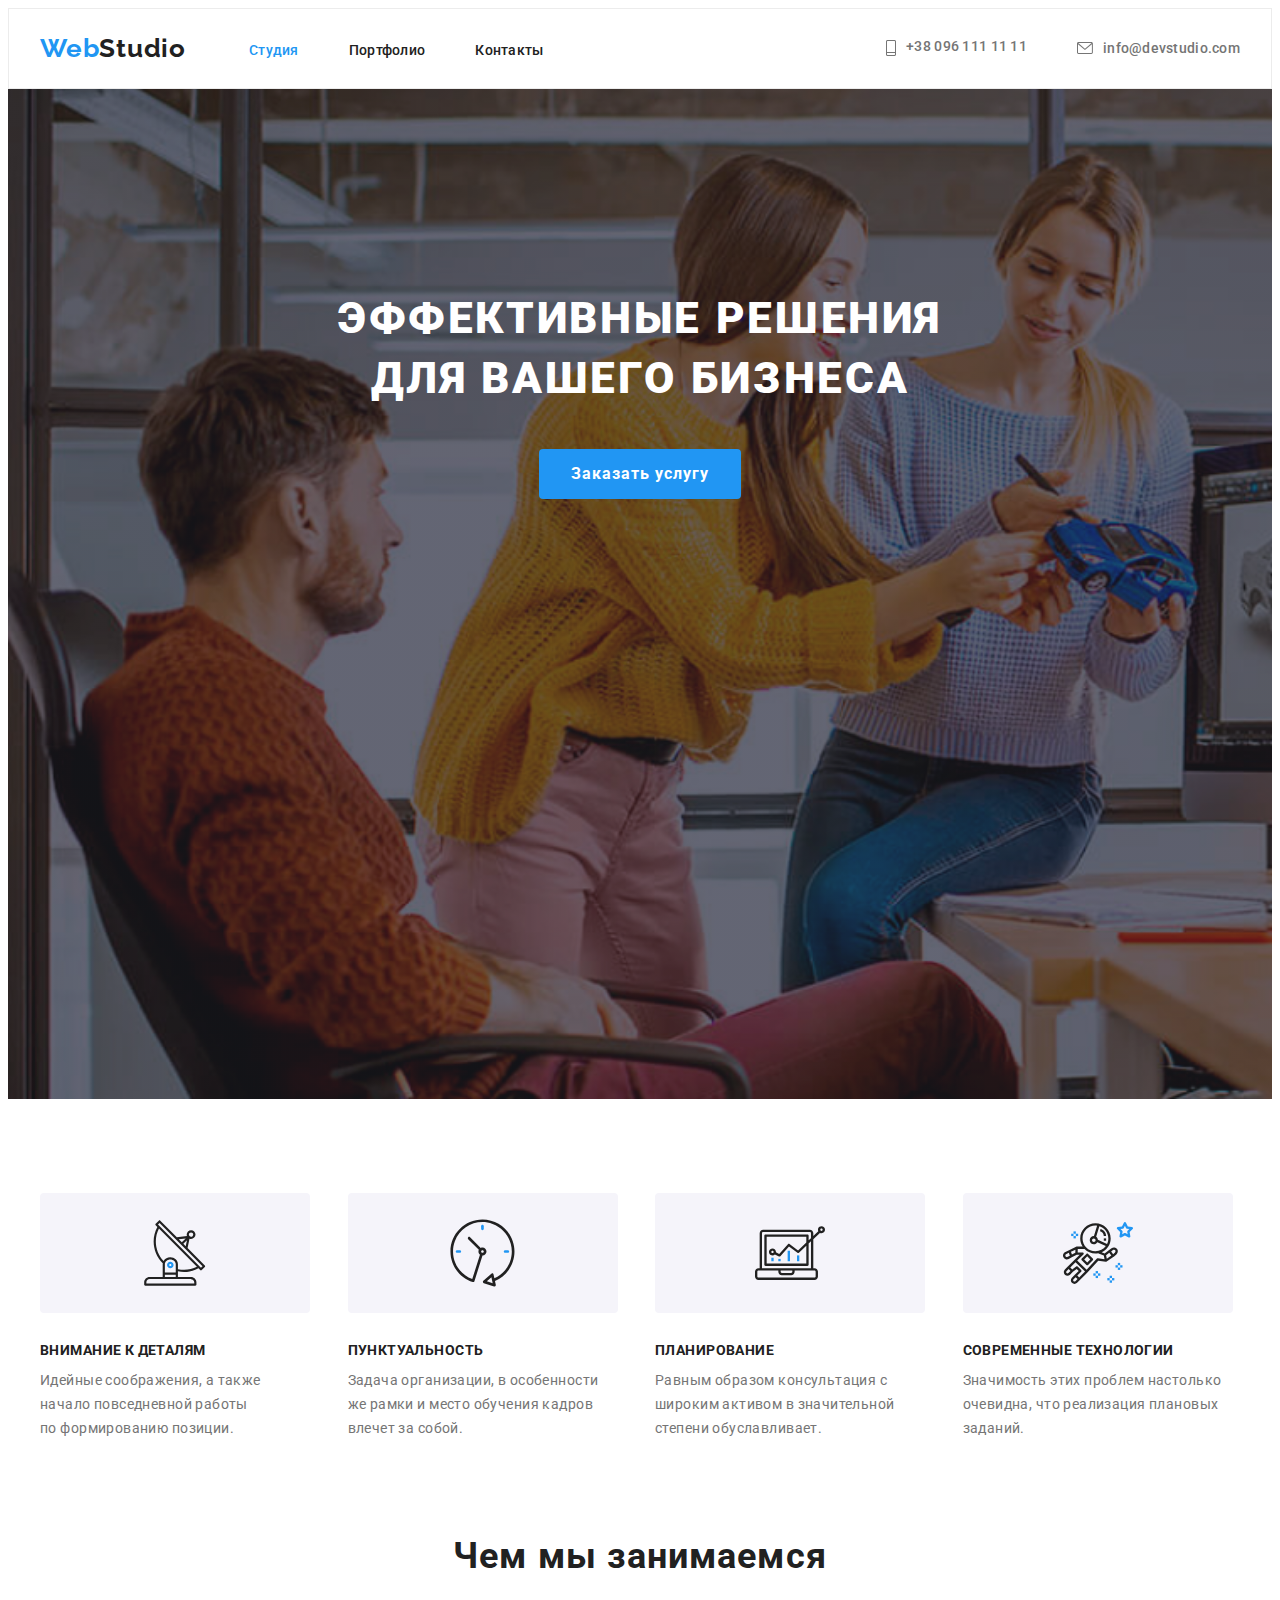
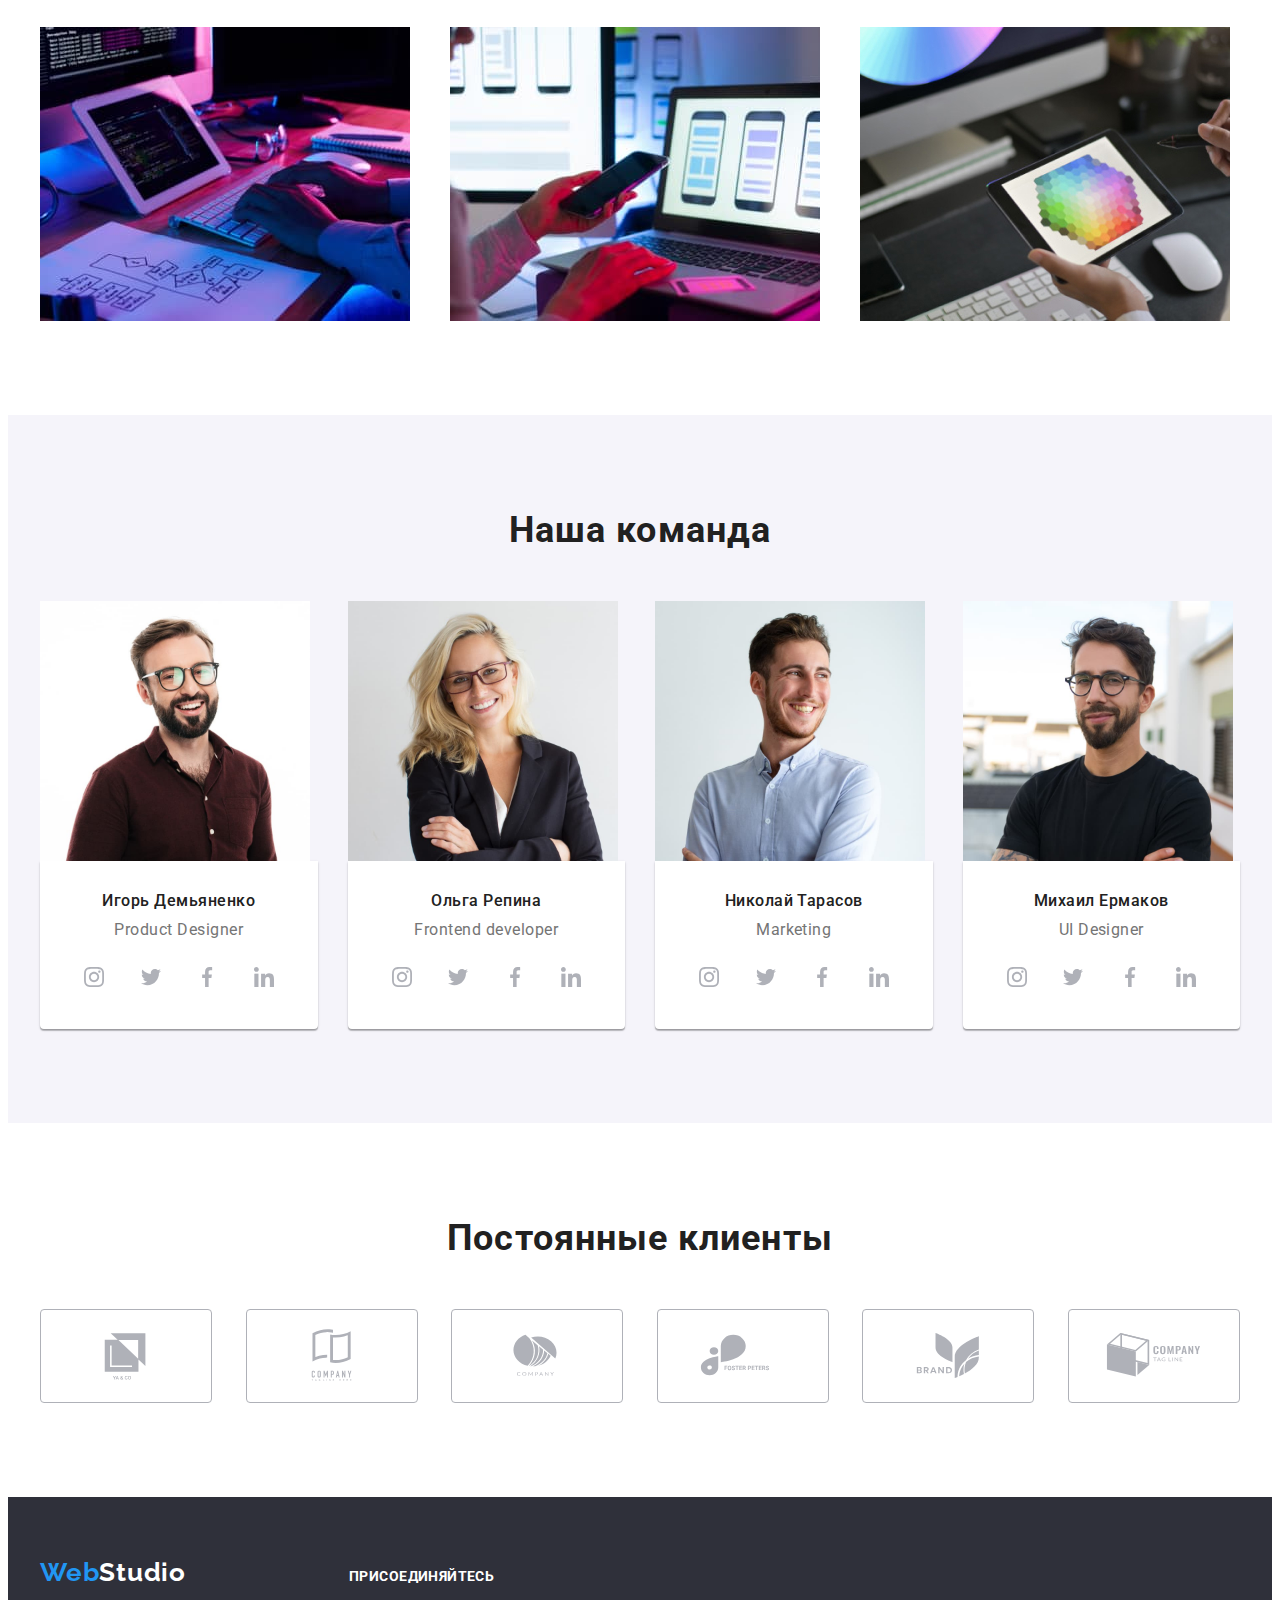
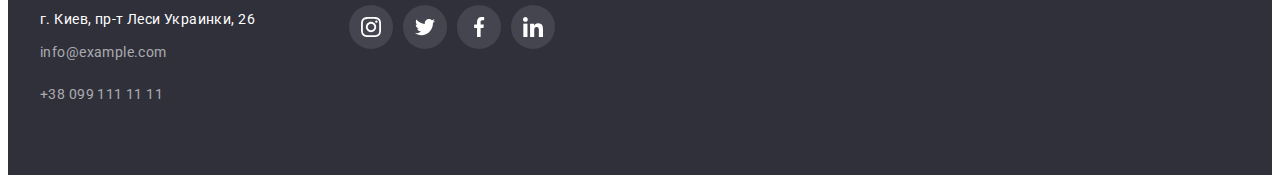
<file: index.html>
<!DOCTYPE html>
<html lang="ru">
  <head>
    <meta charset="UTF-8" />
    <meta http-equiv="X-UA-Compatible" content="IE=edge" />
    <meta name="viewport" content="width=device-width, initial-scale=1.0" />
    <title>Web Studio</title>
    <link rel="preconnect" href="https://fonts.googleapis.com" />
    <link rel="preconnect" href="https://fonts.gstatic.com" crossorigin />
    <link
      href="https://fonts.googleapis.com/css2?family=Raleway:wght@700&family=Roboto:wght@400;500;700;900&display=swap"
      rel="stylesheet"
    />
    <link
      rel="stylesheet"
      href="https://cdnjs.cloudflare.com/ajax/libs/modern-normalize/1.1.0/modern-normalize.min.css"
      integrity="sha512-wpPYUAdjBVSE4KJnH1VR1HeZfpl1ub8YT/NKx4PuQ5NmX2tKuGu6U/JRp5y+Y8XG2tV+wKQpNHVUX03MfMFn9Q=="
      crossorigin="anonymous"
      referrerpolicy="no-referrer"
    />
    <link rel="stylesheet" href="./styles.css" />
  </head>
  <body>
    <!-- Header -->

    <header class="main-header">
      <div class="container header-container">
        <nav class="navigation">
          <a class="logo link" href="" lang="en"
            >Web<span class="studio-header">Studio</span></a
          >
          <ul class="nav-list list">
            <li class="nav-list-item">
              <a class="nav-list-link active link" href="">Студия</a>
            </li>
            <li class="nav-list-item">
              <a class="nav-list-link link" href="./portfolio.html"
                >Портфолио</a
              >
            </li>
            <li class="nav-list-item">
              <a class="nav-list-link link" href="">Контакты</a>
            </li>
          </ul>
        </nav>
        <a class="phone-number link" href="tel:+380961111111"
          >+38 096 111 11 11
          <svg class="envelope-icon" width="10" height="16">
            <use href="./image/sprite.svg#telephone"></use>
          </svg>
        </a>
        <a class="email-address link" href="mailto:info@devstudio.com "
          >info@devstudio.com
          <svg class="envelope-icon" width="16" height="12">
            <use href="./image/sprite.svg#envelope"></use>
          </svg>
        </a>
      </div>
    </header>
    <main>
      <!-- Hero -->

      <section class="hero">
        <div class="hero-container container">
          <h1 class="main-title">
            ЭФФЕКТИВНЫЕ РЕШЕНИЯ<br />
            ДЛЯ ВАШЕГО БИЗНЕСА
          </h1>
          <button class="modal-btn" type="button">Заказать услугу</button>
        </div>
      </section>

      <!-- Description -->
      <section class="description">
        <div class="container">
          <ul class="description-list list">
            <li class="description-list-item">
              <div class="description-icons">
                <svg class="antenn-icon" width="65.32" height="70">
                  <use href="./image/sprite2.svg#antenna"></use>
                </svg>
              </div>
              <h3 class="description-title">ВНИМАНИЕ К ДЕТАЛЯМ</h3>
              <p class="description-paragraph">
                Идейные соображения, а также<br />
                начало повседневной работы<br />
                по формированию позиции.
              </p>
            </li>
            <li class="description-list-item">
              <div class="description-icons">
                <svg class="clocks" width="66.96" height="70">
                  <use href="./image/sprite2.svg#clock"></use>
                </svg>
              </div>
              <h3 class="description-title">ПУНКТУАЛЬНОСТЬ</h3>
              <p class="description-paragraph">
                Задача организации, в особенности<br />
                же рамки и место обучения кадров<br />
                влечет за собой.
              </p>
            </li>
            <li class="description-list-item">
              <div class="description-icons">
                <svg class="diagram" width="70" height="70">
                  <use href="./image/sprite2.svg#diagram"></use>
                </svg>
              </div>
              <h3 class="description-title">ПЛАНИРОВАНИЕ</h3>
              <p class="description-paragraph">
                Равным образом консультация с<br />
                широким активом в значительной<br />
                степени обуславливает.
              </p>
            </li>
            <li class="description-list-item">
              <div class="description-icons">
                <svg class="astranaut" width="70" height="70">
                  <use href="./image/sprite2.svg#astronaut"></use>
                </svg>
              </div>
              <h3 class="description-title">СОВРЕМЕННЫЕ ТЕХНОЛОГИИ</h3>
              <p class="description-paragraph">
                Значимость этих проблем настолько<br />
                очевидна, что реализация плановых<br />
                заданий.
              </p>
            </li>
          </ul>
        </div>
      </section>
      <section class="what-we-do section">
        <div class="container">
          <h2 class="what-we-do-title">Чем мы занимаемся</h2>
          <ul class="what-we-do-list list">
            <li class="what-we-do-cards cards">
              <img
                src="./image/screen.jpg"
                alt="Экран"
                width="370"
                height="294"
              />
            </li>
            <li class="what-we-do-cards cards">
              <img
                src="./image/compphoto.jpg"
                alt="Компьютер"
                width="370"
                height="294"
              />
            </li>
            <li class="what-we-do-cards cards">
              <img
                src="image/rainbow.jpg"
                alt="Радуга"
                width="370"
                height="294"
              />
            </li>
          </ul>
        </div>
      </section>
      <section class="our-team section">
        <div class="container">
          <h2 class="what-we-do-title">Наша команда</h2>
          <ul class="list">
            <li class="our-team-cards cards">
              <img
                src="image/productdesigner.jpg"
                alt="Дизайнер"
                width="270"
                height="260"
              />
              <div class="under-image-wrap">
                <h3 class="product-designer-title">Игорь Демьяненко</h3>
                <p class="product-designer-paragraph" lang="en">
                  Product Designer
                </p>
                <ul class="social-list">
                  <li class="social-list-item">
                    <a class="social-list-link" href="">
                      <svg class="social-list-icon" width="20" height="20">
                        <use href="./image/sprite.svg#instagram"></use>
                      </svg>
                    </a>
                  </li>
                  <li class="social-list-item">
                    <a class="social-list-link" href="">
                      <svg class="social-list-icon" width="20" height="20">
                        <use href="./image/sprite.svg#twitter"></use>
                      </svg>
                    </a>
                  </li>
                  <li class="social-list-item">
                    <a class="social-list-link" href="">
                      <svg class="social-list-icon" width="20" height="20">
                        <use href="./image/sprite.svg#facebook"></use>
                      </svg>
                    </a>
                  </li>
                  <li class="social-list-item">
                    <a class="social-list-link" href="">
                      <svg class="social-list-icon" width="20" height="20">
                        <use href="./image/sprite.svg#linkedin"></use>
                      </svg>
                    </a>
                  </li>
                </ul>
              </div>
            </li>
            <li class="our-team-cards cards">
              <img
                src="image/frontenddeveloper.jpg"
                alt="Разработчик"
                width="270"
                height="260"
              />
              <div class="under-image-wrap">
                <h3 class="product-designer-title">Ольга Репина</h3>
                <p class="product-designer-paragraph" lang="en">
                  Frontend developer
                </p>

                <ul class="social-list">
                  <li class="social-list-item">
                    <a class="social-list-link" href="">
                      <svg class="social-list-icon" width="20" height="20">
                        <use href="./image/sprite.svg#instagram"></use>
                      </svg>
                    </a>
                  </li>
                  <li class="social-list-item">
                    <a class="social-list-link" href="">
                      <svg class="social-list-icon" width="20" height="20">
                        <use href="./image/sprite.svg#twitter"></use>
                      </svg>
                    </a>
                  </li>
                  <li class="social-list-item">
                    <a class="social-list-link" href="">
                      <svg class="social-list-icon" width="20" height="20">
                        <use href="./image/sprite.svg#facebook"></use>
                      </svg>
                    </a>
                  </li>
                  <li class="social-list-item">
                    <a class="social-list-link" href="">
                      <svg class="social-list-icon" width="20" height="20">
                        <use href="./image/sprite.svg#linkedin"></use>
                      </svg>
                    </a>
                  </li>
                </ul>
              </div>
            </li>
            <li class="our-team-cards cards">
              <img
                src="./image/marketing.jpg"
                alt="Маркетинг"
                width="270"
                height="260"
              />
              <div class="under-image-wrap">
                <h3 class="product-designer-title">Николай Тарасов</h3>
                <p class="product-designer-paragraph" lang="en">Marketing</p>

                <ul class="social-list">
                  <li class="social-list-item">
                    <a class="social-list-link" href="">
                      <svg class="social-list-icon" width="20" height="20">
                        <use href="./image/sprite.svg#instagram"></use>
                      </svg>
                    </a>
                  </li>
                  <li class="social-list-item">
                    <a class="social-list-link" href="">
                      <svg class="social-list-icon" width="20" height="20">
                        <use href="./image/sprite.svg#twitter"></use>
                      </svg>
                    </a>
                  </li>
                  <li class="social-list-item">
                    <a class="social-list-link" href="">
                      <svg class="social-list-icon" width="20" height="20">
                        <use href="./image/sprite.svg#facebook"></use>
                      </svg>
                    </a>
                  </li>
                  <li class="social-list-item">
                    <a class="social-list-link" href="">
                      <svg class="social-list-icon" width="20" height="20">
                        <use href="./image/sprite.svg#linkedin"></use>
                      </svg>
                    </a>
                  </li>
                </ul>
              </div>
            </li>
            <li class="our-team-cards cards">
              <img
                src="./image/uidesigner.jpg"
                alt="Дизайнер"
                width="270"
                height="260"
              />
              <div class="under-image-wrap">
                <h3 class="product-designer-title">Михаил Ермаков</h3>
                <p class="product-designer-paragraph" lang="en">UI Designer</p>

                <ul class="social-list">
                  <li class="social-list-item">
                    <a class="social-list-link" href="">
                      <svg class="social-list-icon" width="20" height="20">
                        <use href="./image/sprite.svg#instagram"></use>
                      </svg>
                    </a>
                  </li>
                  <li class="social-list-item">
                    <a class="social-list-link" href="">
                      <svg class="social-list-icon" width="20" height="20">
                        <use href="./image/sprite.svg#twitter"></use>
                      </svg>
                    </a>
                  </li>
                  <li class="social-list-item">
                    <a class="social-list-link" href="">
                      <svg class="social-list-icon" width="20" height="20">
                        <use href="./image/sprite.svg#facebook"></use>
                      </svg>
                    </a>
                  </li>
                  <li class="social-list-item">
                    <a class="social-list-link" href="">
                      <svg class="social-list-icon" width="20" height="20">
                        <use href="./image/sprite.svg#linkedin"></use>
                      </svg>
                    </a>
                  </li>
                </ul>
              </div>
            </li>
          </ul>
        </div>
      </section>
      <!-- Our clients section -->
      <section class="our-clients section">
        <div class="container">
          <h2 class="what-we-do-title">Постоянные клиенты</h2>
          <ul class="clients-list">
            <li class="client-list-item">
              <a href="" class="client-list-link">
                <svg class="client-list-icon" width="106" height="60">
                  <use href="./image/sprite.svg#yaandco"></use>
                </svg>
              </a>
            </li>
            <li class="client-list-item">
              <a href="" class="client-list-link link">
                <svg class="client-list-icon" width="106" height="60">
                  <use href="./image/sprite.svg#tagline"></use>
                </svg>
              </a>
            </li>
            <li class="client-list-item">
              <a href="" class="client-list-link">
                <svg class="client-list-icon" width="106" height="60">
                  <use href="./image/sprite.svg#company"></use>
                </svg>
              </a>
            </li>
            <li class="client-list-item">
              <a href="" class="client-list-link">
                <svg class="client-list-icon" width="106" height="60">
                  <use href="./image/sprite.svg#foster"></use>
                </svg>
              </a>
            </li>
            <li class="client-list-item">
              <a href="" class="client-list-link">
                <svg class="client-list-icon" width="106" height="60">
                  <use href="./image/sprite.svg#brand"></use>
                </svg>
              </a>
            </li>
            <li class="client-list-item">
              <a href="" class="client-list-link">
                <svg class="client-list-icon" width="106" height="60">
                  <use href="./image/sprite.svg#cube"></use>
                </svg>
              </a>
            </li>
          </ul>
        </div>
      </section>
    </main>

    <!-- Footer -->

    <footer class="footer">
      <div class="footer-container container">
        <div class="left-side-footer">
          <a class="logo link" href="" lang="en"
            >Web<span class="studio-logo">Studio</span></a
          >
          <address class="address">
            г. Киев, пр-т Леси Украинки, 26<br />
            <a class="phone-email-link link" href="mailto:info@example.com"
              >info@example.com</a
            ><br />
            <a class="phone-email-link link" href="tel:+380961111111"
              >+38 099 111 11 11</a
            >
          </address>
        </div>
        <div class="right-side-footer">
          <h3 class="footer-title">ПРИСОЕДИНЯЙТЕСЬ</h3>
          <ul class="footer-list">
            <li class="social-list-item">
              <a class="footer-list-link" href="">
                <svg class="footer-list-icon" width="20" height="20">
                  <use href="./image/sprite.svg#instagram"></use>
                </svg>
              </a>
            </li>
            <li class="social-list-item">
              <a class="footer-list-link" href="">
                <svg class="footer-list-icon" width="20" height="20">
                  <use href="./image/sprite.svg#twitter"></use>
                </svg>
              </a>
            </li>
            <li class="social-list-item">
              <a class="footer-list-link" href="">
                <svg class="footer-list-icon" width="20" height="20">
                  <use href="./image/sprite.svg#facebook"></use>
                </svg>
              </a>
            </li>
            <li class="social-list-item">
              <a class="footer-list-link" href="">
                <svg class="footer-list-icon" width="20" height="20">
                  <use href="./image/sprite.svg#linkedin"></use>
                </svg>
              </a>
            </li>
          </ul>
        </div>
      </div>
    </footer>
  </body>
</html>
</file>
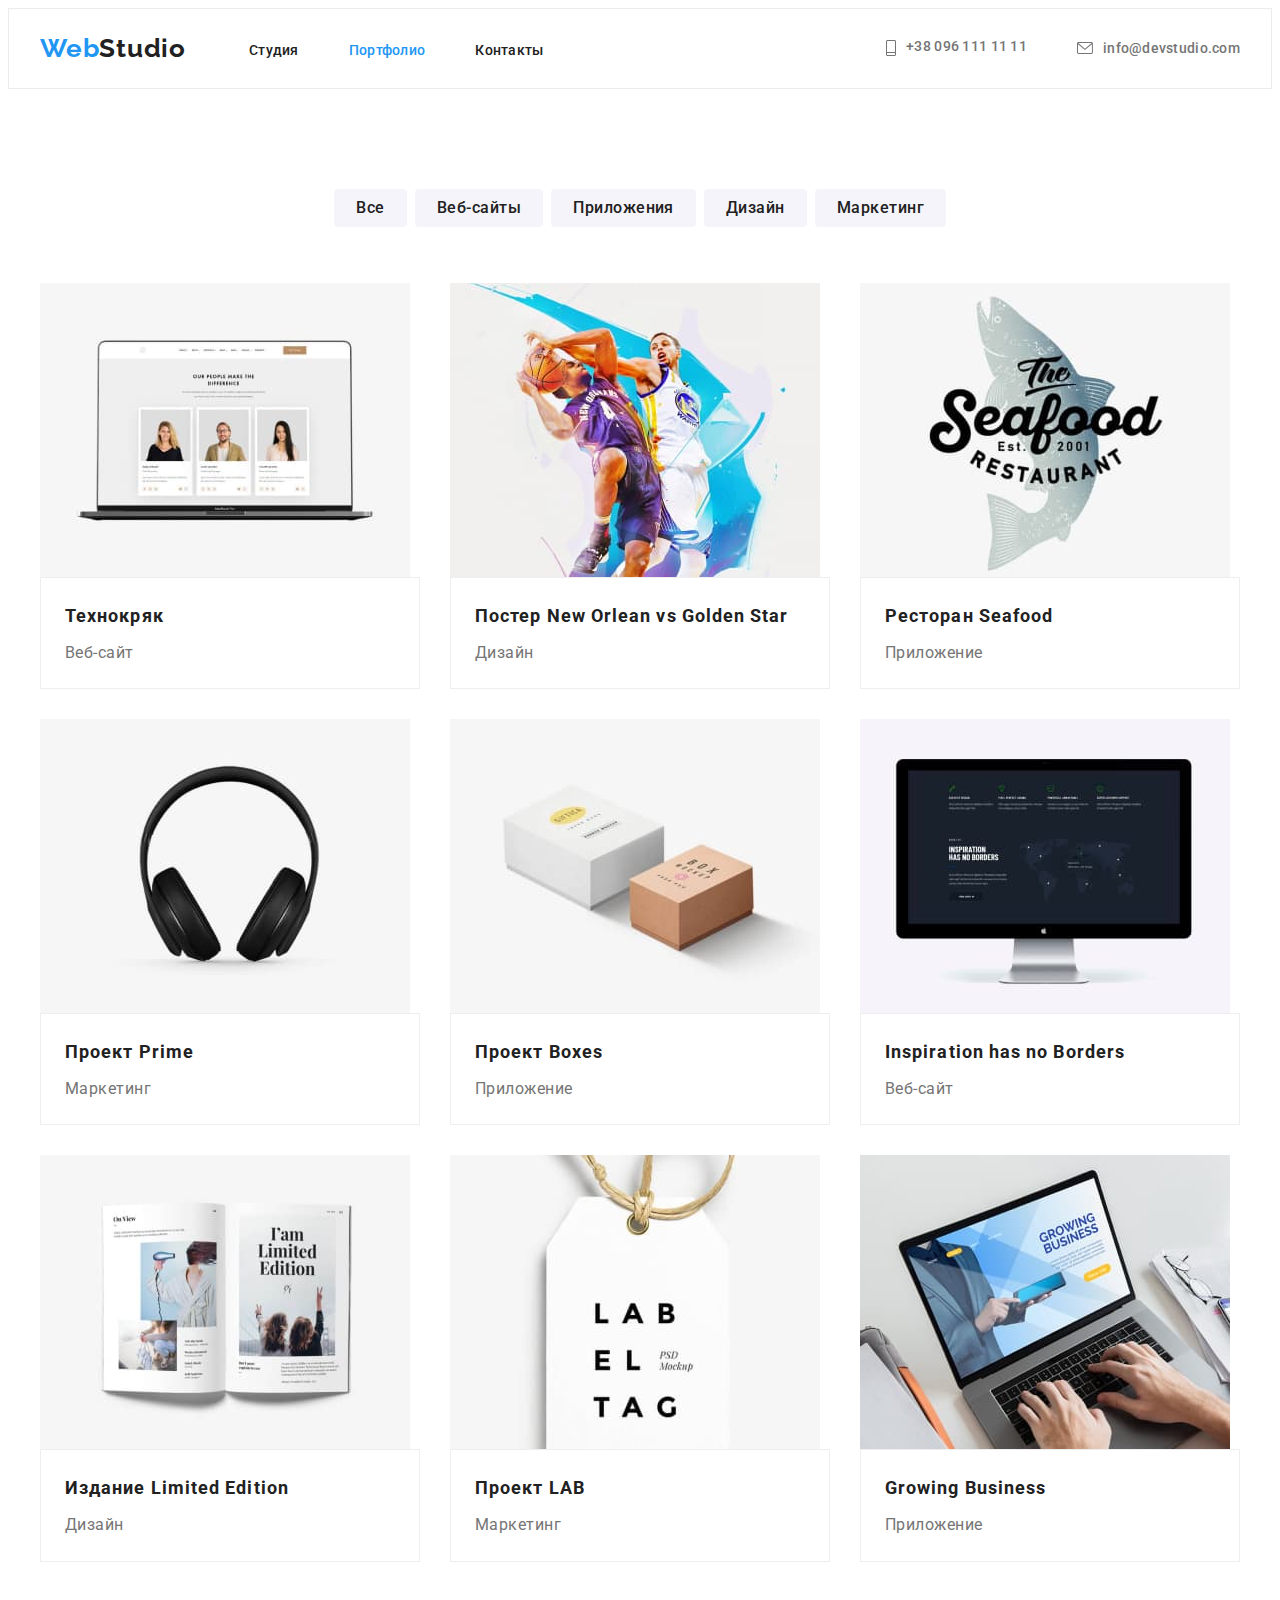
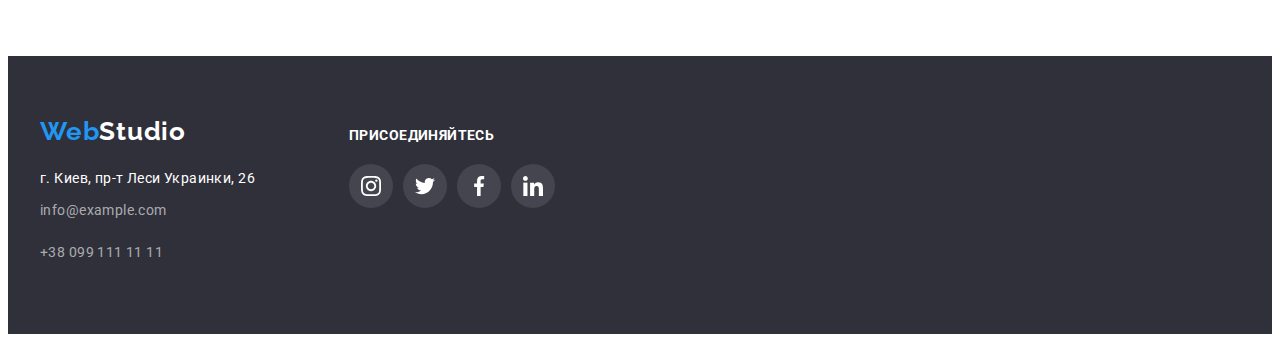
<file: portfolio.html>
<!DOCTYPE html>
<html lang="ru">
  <head>
    <meta charset="UTF-8" />
    <meta http-equiv="X-UA-Compatible" content="IE=edge" />
    <meta name="viewport" content="width=device-width, initial-scale=1.0" />
    <title>Portfolio</title>
    <link rel="preconnect" href="https://fonts.googleapis.com" />
    <link rel="preconnect" href="https://fonts.gstatic.com" crossorigin />
    <link
      href="https://fonts.googleapis.com/css2?family=Raleway:wght@700&family=Roboto:wght@400;500;700;900&display=swap"
      rel="stylesheet"
    />
    <link
      rel="stylesheet"
      href="https://cdnjs.cloudflare.com/ajax/libs/modern-normalize/1.1.0/modern-normalize.min.css"
      integrity="sha512-wpPYUAdjBVSE4KJnH1VR1HeZfpl1ub8YT/NKx4PuQ5NmX2tKuGu6U/JRp5y+Y8XG2tV+wKQpNHVUX03MfMFn9Q=="
      crossorigin="anonymous"
      referrerpolicy="no-referrer"
    />
    <link rel="stylesheet" href="./styles.css" />
  </head>
  <body>
    <header class="main-header">
      <div class="container header-container">
        <nav class="navigation">
          <a class="logo link" href="" lang="en"
            >Web<span class="studio-header">Studio</span></a
          >
          <ul class="nav-list list">
            <li class="nav-list-item">
              <a class="nav-list-link link" href="./index.html">Студия</a>
            </li>
            <li class="nav-list-item">
              <a class="nav-list-link active link" href="">Портфолио</a>
            </li>
            <li class="nav-list-item">
              <a class="nav-list-link link" href="">Контакты</a>
            </li>
          </ul>
        </nav>
        <a class="phone-number link" href="tel:+380961111111"
          >+38 096 111 11 11
          <svg class="envelope-icon" width="10" height="16">
            <use href="./image/sprite.svg#telephone"></use>
          </svg>
        </a>
        <a class="email-address link" href="mailto:info@devstudio.com "
          >info@devstudio.com
          <svg class="envelope-icon" width="16" height="12">
            <use href="./image/sprite.svg#envelope"></use>
          </svg>
        </a>
      </div>
    </header>
    <main>
      <!-- Buttons of portfolio -->
      <section class="buttons-of-portfolio">
        <div class="container">
          <ul class="button-list">
            <li class="button-list-item">
              <button class="button-portfolio" type="button">Все</button>
            </li>
            <li class="button-list-item">
              <button class="button-portfolio" type="button">Веб-сайты</button>
            </li>
            <li class="button-list-item">
              <button class="button-portfolio" type="button">Приложения</button>
            </li>
            <li class="button-list-item">
              <button class="button-portfolio" type="button">Дизайн</button>
            </li>
            <li class="button-list-item">
              <button class="button-portfolio" type="button">Маркетинг</button>
            </li>
          </ul>
          <!-- Portfolio cards -->

          <ul class="list">
            <li class="portfolio-cards cards">
              <img
                src="images2/website.jpg"
                alt="Веб-сайт"
                width="370"
                height="294"
              />
              <div class="portfolio-wrapper">
                <h3 class="portfolio-title">Технокряк</h3>
                <p class="portfolio-paragraph">Веб-сайт</p>
              </div>
            </li>
            <li class="portfolio-cards cards">
              <img
                src="images2/basketballplayers.jpg"
                alt="Баскетболисты"
                width="370"
                height="294"
              />
              <div class="portfolio-wrapper">
                <h3 class="portfolio-title" lang="en">
                  Постер New Orlean vs Golden Star
                </h3>
                <p class="portfolio-paragraph">Дизайн</p>
              </div>
            </li>
            <li class="portfolio-cards cards">
              <img
                src="images2/seafood.jpg"
                alt="Логотип ресторана"
                width="370"
                height="294"
              />
              <div class="portfolio-wrapper">
                <h3 class="portfolio-title" lang="en">Ресторан Seafood</h3>
                <p class="portfolio-paragraph">Приложение</p>
              </div>
            </li>
            <li class="portfolio-cards cards">
              <img
                src="images2/headphones.jpg"
                alt="Наушники"
                width="370"
                height="294"
              />
              <div class="portfolio-wrapper">
                <h3 class="portfolio-title" lang="en">Проект Prime</h3>
                <p class="portfolio-paragraph">Маркетинг</p>
              </div>
            </li>
            <li class="portfolio-cards cards">
              <img
                src="images2/boxes.jpg"
                alt="Коробочки"
                width="370"
                height="294"
              />
              <div class="portfolio-wrapper">
                <h3 class="portfolio-title" lang="en">Проект Boxes</h3>
                <p class="portfolio-paragraph">Приложение</p>
              </div>
            </li>
            <li class="portfolio-cards cards">
              <img
                src="images2/screen.jpg"
                alt="Экран"
                width="370"
                height="294"
              />
              <div class="portfolio-wrapper">
                <h3 class="portfolio-title" lang="en">
                  Inspiration has no Borders
                </h3>
                <p class="portfolio-paragraph">Веб-сайт</p>
              </div>
            </li>
            <li class="portfolio-cards cards">
              <img
                src="images2/book.jpg"
                alt="Книга"
                width="370"
                height="294"
              />
              <div class="portfolio-wrapper">
                <h3 class="portfolio-title" lang="en">
                  Издание Limited Edition
                </h3>
                <p class="portfolio-paragraph">Дизайн</p>
              </div>
            </li>
            <li class="portfolio-cards cards">
              <img
                src="images2/words.jpg"
                alt="Проект Лаборатория"
                width="370"
                height="294"
              />
              <div class="portfolio-wrapper">
                <h3 class="portfolio-title" lang="en">Проект LAB</h3>
                <p class="portfolio-paragraph">Маркетинг</p>
              </div>
            </li>
            <li class="portfolio-cards cards">
              <img
                src="images2/laptop.jpg"
                alt="Ноутбук"
                width="370"
                height="294"
              />
              <div class="portfolio-wrapper">
                <h3 class="portfolio-title" lang="en">Growing Business</h3>
                <p class="portfolio-paragraph">Приложение</p>
              </div>
            </li>
          </ul>
        </div>
      </section>
    </main>
    <footer class="footer">
      <div class="footer-container container">
        <div class="left-side-footer">
          <a class="logo link" href="" lang="en"
            >Web<span class="studio-logo">Studio</span></a
          >
          <address class="address">
            г. Киев, пр-т Леси Украинки, 26<br />
            <a class="phone-email-link link" href="mailto:info@example.com"
              >info@example.com</a
            ><br />
            <a class="phone-email-link link" href="tel:+380961111111"
              >+38 099 111 11 11</a
            >
          </address>
        </div>

        <div class="right-side-footer">
          <h3 class="footer-title">ПРИСОЕДИНЯЙТЕСЬ</h3>
          <ul class="footer-list">
            <li class="social-list-item">
              <a class="footer-list-link" href="">
                <svg class="footer-list-icon" width="20" height="20">
                  <use href="./image/sprite.svg#instagram"></use>
                </svg>
              </a>
            </li>
            <li class="social-list-item">
              <a class="footer-list-link" href="">
                <svg class="footer-list-icon" width="20" height="20">
                  <use href="./image/sprite.svg#twitter"></use>
                </svg>
              </a>
            </li>
            <li class="social-list-item">
              <a class="footer-list-link" href="">
                <svg class="footer-list-icon" width="20" height="20">
                  <use href="./image/sprite.svg#facebook"></use>
                </svg>
              </a>
            </li>
            <li class="social-list-item">
              <a class="footer-list-link" href="">
                <svg class="footer-list-icon" width="20" height="20">
                  <use href="./image/sprite.svg#linkedin"></use>
                </svg>
              </a>
            </li>
          </ul>
        </div>
      </div>
    </footer>
  </body>
</html>
</file>
<file: styles.css>
/* General styles */

:root {
  --main-font-family: "Roboto", sans-serif;
  --secondary-font-family: "Raleway", sans-serif;
  --accent-color: #2196f3;
  --nav-list-link-color: #212121;
  --phone-email-color-white-theme: #757575;
  --phone-email-color-dark-there: rgba(255, 255, 255, 0.6);
  --background-colors: #ffffff;
  --modal-button-color: #188ce8;
  --hero-color: #2f303a;
  --link-color: #afb1b8;
}

body {
  font-family: var(--main-font-family);
}

h1,
h2,
h3,
h4,
h5,
h6,
p {
  margin-top: 0;
  margin-bottom: 0;
}

ul,
ol {
  margin-top: 0;
  margin-bottom: 0;
  padding-left: 0;
}

img {
  display: block;
  max-width: 100%;
  height: auto;
}

button {
  border: 0px;
}

.studio-header {
  color: var(--nav-list-link-color);
}

.studio-logo {
  color: #ffffff;
}

.list {
  list-style: none;
  display: flex;
  flex-wrap: wrap;
  margin-left: -30px;
  margin-top: -30px;
}

.link {
  text-decoration: none;
}

.section {
  padding-top: 94px;
  padding-bottom: 94px;
}

.container {
  width: 1200px;
  padding-left: 15px;
  padding-right: 15px;
  margin-left: auto;
  margin-right: auto;
}

.social-list {
  list-style: none;
  display: flex;
  justify-content: space-between;
}

.social-list-link {
  display: flex;
  justify-content: center;
  align-items: center;
  width: 44px;
  height: 44px;
  background-color: #ffffff;
  border-radius: 50%;
}

.social-list-icon {
  fill: var(--link-color);
}

.social-list-link:hover,
.social-list-link:focus {
  background-color: var(--accent-color);
}

.social-list-link:hover .social-list-icon,
.social-list-link:focus .social-list-icon {
  fill: #ffffff;
}

/* Header styles */
.main-header {
  border: 1px solid #ececec;
  padding-top: 24px;
  padding-bottom: 24px;
}

.header-container {
  display: flex;
  align-items: center;
}

.navigation {
  display: flex;
  align-items: center;
}
.nav-list {
  display: flex;
  align-items: center;
  padding-top: 32px;
}

.logo {
  margin-right: 93px;
  font-family: var(--secondary-font-family);
  font-weight: 700;
  font-size: 26px;
  line-height: 1.19;
  letter-spacing: 0.03em;
  color: var(--accent-color);
}

.nav-list-item:not(:last-child) {
  margin-right: 50px;
}

.nav-list-link {
  font-weight: 500;
  font-size: 14px;
  line-height: 0.87;
  letter-spacing: 0.02em;
  color: var(--nav-list-link-color);
}
.nav-list-link:hover,
.nav-list-link:focus {
  color: var(--accent-color);
}

.active {
  color: var(--accent-color);
}

.phone-number {
  margin-left: auto;
  margin-right: 50px;
}

.envelope-icon {
  fill: #757575;
  margin-right: 10px;
}

.phone-number,
.email-address {
  font-weight: 500;
  font-size: 14px;
  line-height: 0.87;
  letter-spacing: 0.02em;
  color: var(--phone-email-color-white-theme);
  display: flex;
  flex-direction: row-reverse;
}
.phone-number:hover,
.phone-number:focus,
.email-address:hover,
.email-address:focus {
  color: var(--accent-color);
}

.phone-number:hover .envelope-icon,
.email-address:hover .envelope-icon,
.phone-number:focus .envelope-icon,
.email-address:focus .envelope-icon {
  fill: var(--accent-color);
}

/* Hero */

.hero-container {
  display: flex;
  flex-direction: column;
  align-items: center;
}

.hero {
  background-image: linear-gradient(
      rgba(47, 48, 58, 0.4),
      rgba(47, 48, 58, 0.4)
    ),
    url(./image/heroPic.png);
  background-size: cover;
  background-color: #c4c4c4;
  padding-top: 200px;
  padding-bottom: 210px;
  height: 600px;
}

.modal-btn {
  min-width: 200px;
  padding: 10px 32px;
  border-radius: 4px;
  font-family: inherit;
  font-weight: 700;
  font-size: 16px;
  line-height: 1.875;
  letter-spacing: 0.06em;
  color: var(--background-colors);
  background-color: var(--accent-color);
  cursor: pointer;
}
.modal-btn:hover,
.modal-btn:focus {
  box-shadow: 0px 4px 4px rgba(0, 0, 0, 0.15);
  background-color: var(--modal-button-color);
}

.main-title {
  font-weight: 900;
  font-size: 44px;
  line-height: 1.36;
  letter-spacing: 0.06em;
  text-align: center;
  color: var(--background-colors);
  margin-bottom: 40px;
}

/* Description */
.description {
  padding-top: 94px;
  padding-bottom: 94px;
}
.description-list {
  flex-wrap: nowrap;
  text-align: left;
}

.description-list-item {
  flex-basis: calc((100% - 120px) / 4);
  margin-left: 30px;
  margin-top: 30px;
}

.description-icons {
  display: flex;
  justify-content: center;
  align-items: center;
  width: 270px;
  height: 120px;
  background-color: #f5f4fa;
  border-radius: 4px;
  margin-bottom: 30px;
}

.description-title {
  font-weight: 700;
  font-size: 14px;
  line-height: 1.14;
  letter-spacing: 0.03em;
  color: var(--nav-list-link-color);
  margin-bottom: 10px;
}
.description-paragraph {
  font-weight: 400;
  font-size: 14px;
  line-height: 1.71;
  letter-spacing: 0.03em;
  color: var(--phone-email-color-white-theme);
}

/* What we do section */
.what-we-do {
  padding-top: 0;
}
.what-we-do-title {
  font-weight: 700;
  font-size: 36px;
  line-height: 1.17;
  letter-spacing: 0.03em;
  color: var(--nav-list-link-color);
  margin-bottom: 50px;
  text-align: center;
}

.what-we-do-cards {
  flex-basis: calc((100% - 90px) / 3);
}

/* Our team */
.our-team {
  background-color: #f5f4fa;
}
.cards {
  margin-left: 30px;
  margin-top: 30px;
}
.our-team-cards {
  flex-basis: calc((100% - 120px) / 4);
}
.product-designer-title {
  font-weight: 500;
  font-size: 16px;
  line-height: 1.19;
  letter-spacing: 0.03em;
  color: var(--nav-list-link-color);
  margin-bottom: 10px;
}
.product-designer-paragraph {
  font-weight: 400;
  font-size: 16px;
  line-height: 1.19;
  letter-spacing: 0.03em;
  color: var(--phone-email-color-white-theme);
  margin-bottom: 16px;
}

.under-image-wrap {
  background-color: #ffffff;
  box-shadow: 0px 1px 3px rgba(0, 0, 0, 0.12), 0px 1px 1px rgba(0, 0, 0, 0.14),
    0px 2px 1px rgba(0, 0, 0, 0.2);
  border-radius: 0px 0px 4px 4px;
  text-align: center;
  padding-top: 30px;
  padding-bottom: 30px;
  padding-left: 32px;
  padding-right: 32px;
}

/* Our clients section */
.clients-list {
  list-style: none;
  display: flex;
  justify-content: space-between;
}
.client-list-link {
  display: flex;
  justify-content: center;
  align-items: center;
  border: 1px solid #afb1b8;
  width: 170px;
  height: 92px;
  border-radius: 4px;
}
.client-list-icon {
  fill: #afb1b8;
}
.client-list-link:hover,
.client-list-link:focus {
  border: 1px solid #2196f3;
}

.client-list-link:hover .client-list-icon,
.client-list-link:focus .client-list-icon {
  fill: #2196f3;
}

/* FOOTER */
.footer {
  background-color: var(--hero-color);
  padding-top: 60px;
  padding-bottom: 60px;
}
.footer-container {
  display: flex;
  align-items: baseline;
}

.address {
  font-style: normal;
  font-weight: 400;
  font-size: 14px;
  line-height: 1.7;
  letter-spacing: 0.03em;
  color: var(--background-colors);
  margin-top: 20px;
}
.phone-email-link {
  display: inline-block;
  font-style: normal;
  font-weight: 400;
  font-size: 14px;
  line-height: 1.7;
  letter-spacing: 0.03em;
  color: rgba(255, 255, 255, 0.6);
  margin-top: 9px;
  margin-bottom: 9px;
}
.right-side-footer {
  width: 206px;
  height: 80px;
  margin-left: 70px;
}
.footer-list {
  list-style: none;
  display: flex;
  justify-content: space-between;
}
.footer-list-wrapper {
  display: flex;
  justify-content: center;
}
.footer-list-link {
  display: flex;
  justify-content: center;
  align-items: center;
  width: 44px;
  height: 44px;
  background: rgba(255, 255, 255, 0.1);
  border-radius: 50%;
}
.footer-list-icon {
  fill: #ffffff;
}
.footer-list-link:hover,
.footer-list-link:focus {
  background-color: var(--accent-color);
}
.footer-title {
  font-weight: 700;
  font-size: 14px;
  line-height: 1.14;
  letter-spacing: 0.03em;
  color: #ffffff;
  margin-bottom: 20px;
}
/* PORTFOLIO */
/* Portfolio buttons */
.buttons-of-portfolio {
  padding-top: 100px;
  /* padding-bottom: 56px; */
  padding-bottom: 94px;
}
.button-portfolio {
  min-width: 73px;
  padding: 6px 22px;
  font-family: inherit;
  font-weight: 500;
  font-size: 16px;
  line-height: 1.6;
  letter-spacing: 0.03em;
  color: var(--nav-list-link-color);
  background-color: #f5f4fa;
  border-radius: 4px;
  cursor: pointer;
}
.button-portfolio:hover,
.button-portfolio:focus {
  color: var(--background-colors);
  background-color: var(--accent-color);
  box-shadow: 0px 3px 1px rgba(0, 0, 0, 0.1), 0px 1px 2px rgba(0, 0, 0, 0.08),
    0px 2px 2px rgba(0, 0, 0, 0.12);
}
.portfolio-cards:hover {
  cursor: pointer;
  box-shadow: 0px 1px 1px rgba(0, 0, 0, 0.12), 0px 4px 4px rgba(0, 0, 0, 0.06),
    1px 4px 6px rgba(0, 0, 0, 0.16);
}
.button-list {
  list-style: none;
  display: flex;
  justify-content: center;
  margin-bottom: 56px;
}
.button-list-item:not(:last-child) {
  margin-right: 8px;
}

/* portfolio list */

.portfolio-title {
  font-weight: 700;
  font-size: 18px;
  line-height: 2;
  letter-spacing: 0.06em;
  color: var(--nav-list-link-color);
  margin-bottom: 4px;
}
.portfolio-paragraph {
  font-weight: 400;
  font-size: 16px;
  line-height: 1.9;
  letter-spacing: 0.03em;
  color: var(--phone-email-color-white-theme);
}

.portfolio-cards {
  flex-basis: calc((100% - 90px) / 3);
}

.portfolio-wrapper {
  border: 1px solid #eeeeee;
  padding: 20px 24px;
}
</file>
